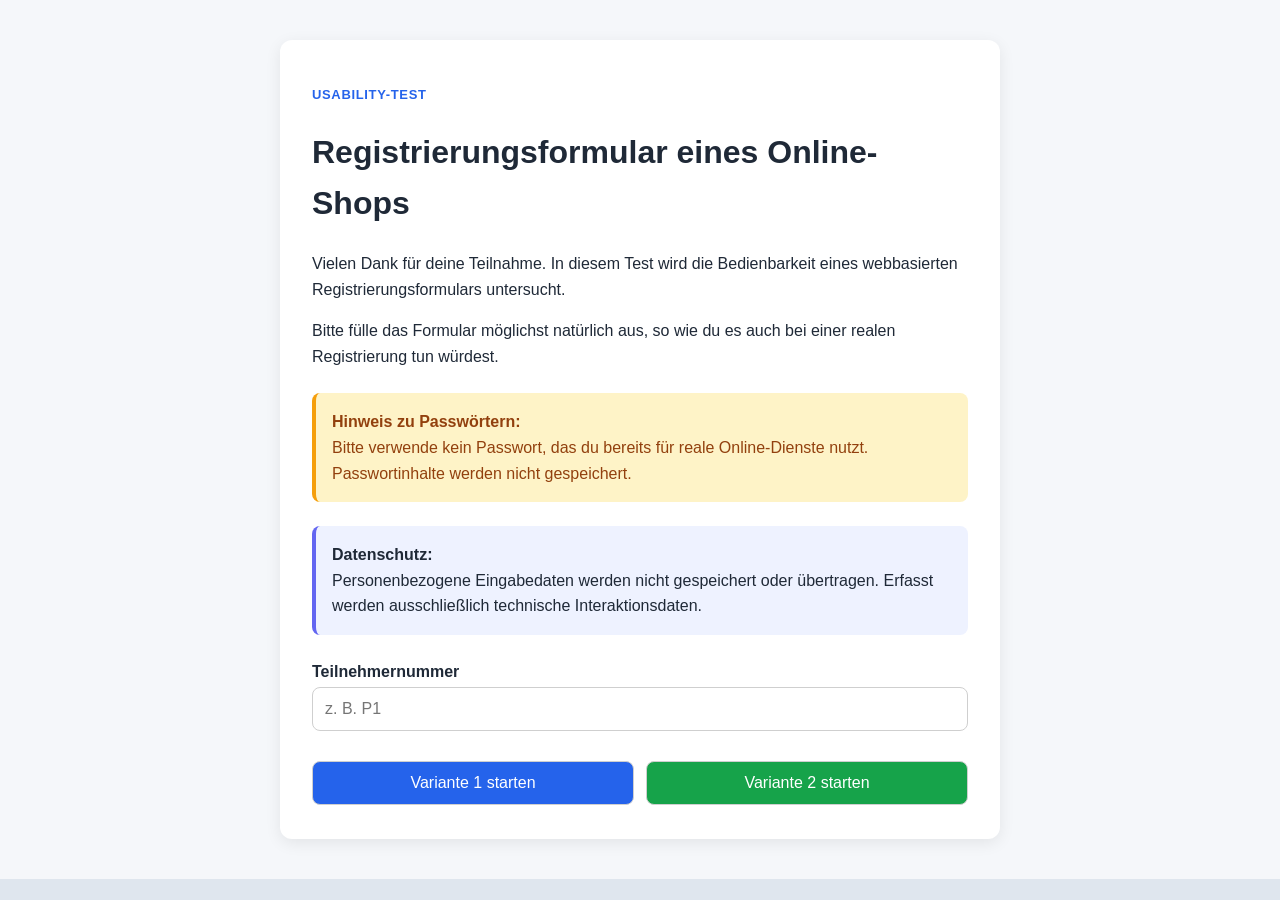
<file: index.html>
<!DOCTYPE html>
<html lang="de">
<head>
  <meta charset="UTF-8">
  <meta name="viewport" content="width=device-width, initial-scale=1.0">
  <title>Usability-Test – Registrierungsformular</title>
  <link rel="stylesheet" href="style.css">
</head>

<body class="start-page">

  <main class="container start-container">

    <p class="eyebrow">Usability-Test</p>

    <h1>Registrierungsformular eines Online-Shops</h1>

    <p>
      Vielen Dank für deine Teilnahme. In diesem Test wird die Bedienbarkeit
      eines webbasierten Registrierungsformulars untersucht.
    </p>

    <p>
      Bitte fülle das Formular möglichst natürlich aus, so wie du es auch bei
      einer realen Registrierung tun würdest.
    </p>

    <div class="notice">
      <strong>Hinweis zu Passwörtern:</strong><br>
      Bitte verwende kein Passwort, das du bereits für reale Online-Dienste nutzt.
      Passwortinhalte werden nicht gespeichert.
    </div>

    <div class="privacy">
      <strong>Datenschutz:</strong><br>
      Personenbezogene Eingabedaten werden nicht gespeichert oder übertragen.
      Erfasst werden ausschließlich technische Interaktionsdaten.
    </div>

    <label for="participantName">Teilnehmernummer</label>
    <input
      type="text"
      id="participantName"
      placeholder="z. B. P1"
      required
    >

    <div class="button-group">
      <button
        class="reference-btn"
        type="button"
        onclick="startTest('variante1')"
      >
        Variante 1 starten
      </button>

      <button
        class="model-btn"
        type="button"
        onclick="startTest('variante2')"
      >
        Variante 2 starten
      </button>
    </div>

  </main>

  <script src="tracker.js"></script>

</body>
</html>
</file>
<file: style.css>
/* =========================================================
   Grundlayout
========================================================= */

:root {
  --card: rgba(255, 255, 255, 0.84);
  --card-border: rgba(255, 255, 255, 0.65);
  --text: #1f2937;
  --muted: #6b7280;
  --line: #d1d5db;
  --primary: #2563eb;
  --success: #16a34a;
  --success-bg: #ecfdf5;
  --success-border: #22c55e;
  --error: #dc2626;
  --error-bg: #fef2f2;
  --error-border: #ef4444;
  --hint-text: #92400e;
  --hint-bg: #fef3c7;
  --hint-border: #f59e0b;
  --shadow: 0 16px 40px rgba(0, 0, 0, 0.16);
}

* {
  box-sizing: border-box;
}

html,
body {
  margin: 0;
  padding: 0;
  min-height: 100%;
  font-family: Arial, sans-serif;
  color: var(--text);
  background: #dfe6ee;
}

body {
  overflow-x: hidden;
}

/* =========================================================
   Startseite
========================================================= */

body.start-page {
  background: #f5f7fa;
  padding: 40px 20px;
  line-height: 1.6;
}

.container {
  max-width: 720px;
  margin: 0 auto;
  background: white;
  padding: 32px;
  border-radius: 12px;
  box-shadow: 0 4px 16px rgba(0, 0, 0, 0.08);
}

.notice {
  background: #fef3c7;
  border-left: 4px solid #f59e0b;
  padding: 16px;
  border-radius: 8px;
  margin: 24px 0;
  color: #92400e;
}

.privacy {
  background: #eef2ff;
  border-left: 4px solid #6366f1;
  padding: 16px;
  border-radius: 8px;
  margin: 24px 0;
}

.button-group {
  display: flex;
  gap: 12px;
  margin-top: 28px;
}

.button-group button {
  flex: 1;
}

.reference-btn,
.btn-primary {
  background: #2563eb;
  color: white;
}

.model-btn {
  background: #16a34a;
  color: white;
}

/* =========================================================
   Shop-Hintergrund
========================================================= */

.app-shell {
  position: relative;
  min-height: 100vh;
  overflow: visible;
  background: linear-gradient(180deg, #e9eef4 0%, #d9e1ea 100%);
}

.shop-bg {
  position: fixed;
  inset: 0;
  overflow: hidden;
  filter: blur(1.5px);
  transform: scale(1.02);
  z-index: 0;
}

.shop-topbar {
  background: #111827;
  color: #fff;
  display: flex;
  align-items: center;
  gap: 18px;
  padding: 14px 28px;
  font-size: 14px;
}

.brand {
  font-size: 22px;
  font-weight: bold;
  letter-spacing: 0.5px;
  white-space: nowrap;
}

.searchbar {
  flex: 1;
  display: flex;
  align-items: center;
  min-width: 220px;
}

.searchbar select,
.searchbar input,
.searchbar button {
  height: 38px;
  border: none;
  outline: none;
  font-size: 14px;
  margin-bottom: 0;
}

.searchbar select {
  padding: 0 10px;
  border-radius: 8px 0 0 8px;
  background: #e5e7eb;
}

.searchbar input {
  flex: 1;
  padding: 0 12px;
  min-width: 80px;
}

.searchbar button,
.product-btn {
  background: #f59e0b;
  color: #111827;
  font-weight: bold;
  cursor: pointer;
}

.searchbar button {
  padding: 0 14px;
  border-radius: 0 8px 8px 0;
}

.top-actions {
  display: flex;
  gap: 18px;
  white-space: nowrap;
  font-size: 13px;
}

.shop-nav {
  background: #1f2937;
  color: #e5e7eb;
  padding: 10px 28px;
  display: flex;
  flex-wrap: wrap;
  gap: 18px;
  font-size: 14px;
}

.shop-main {
  padding: 22px 28px 48px;
}

.hero-strip {
  display: grid;
  grid-template-columns: 2fr 1fr;
  gap: 18px;
  margin-bottom: 20px;
}

.hero-banner,
.hero-side,
.product-card {
  background: rgba(255, 255, 255, 0.76);
  border: 1px solid rgba(255, 255, 255, 0.45);
  border-radius: 16px;
  box-shadow: 0 8px 24px rgba(0, 0, 0, 0.06);
}

.hero-banner {
  padding: 24px;
  min-height: 150px;
}

.hero-banner h2 {
  margin: 0 0 10px;
  font-size: 30px;
}

.hero-banner p {
  margin: 0 0 16px;
  color: #4b5563;
  max-width: 420px;
  line-height: 1.5;
}

.hero-btn {
  display: inline-block;
  background: #2563eb;
  color: white;
  text-decoration: none;
  padding: 10px 14px;
  border-radius: 8px;
  font-size: 14px;
  font-weight: bold;
}

.hero-side {
  padding: 18px;
  display: flex;
  flex-direction: column;
  justify-content: center;
  gap: 12px;
}

.pill {
  display: inline-block;
  background: #eef2ff;
  color: #4338ca;
  border-radius: 999px;
  padding: 6px 10px;
  font-size: 12px;
  font-weight: bold;
  width: fit-content;
}

.shop-grid {
  display: grid;
  grid-template-columns: repeat(4, minmax(180px, 1fr));
  gap: 18px;
}

.product-card {
  padding: 14px;
  min-height: 220px;
  display: flex;
  flex-direction: column;
  gap: 10px;
}

.product-img {
  width: 100%;
  height: 110px;
  border-radius: 10px;
  background: linear-gradient(135deg, #dbeafe, #fef3c7);
}

.product-title {
  font-weight: bold;
  font-size: 14px;
  line-height: 1.35;
}

.product-rating {
  font-size: 13px;
  color: #92400e;
}

.product-price {
  font-size: 18px;
  font-weight: bold;
}

.product-btn {
  margin-top: auto;
  border: none;
  border-radius: 8px;
  padding: 10px 12px;
}

/* =========================================================
   Formular-Overlay
========================================================= */

.overlay {
  position: relative;
  z-index: 1;
  min-height: 100vh;
  display: flex;
  justify-content: center;
  align-items: flex-start;
  padding: 42px 18px;
  background: rgba(9, 16, 28, 0.26);
  backdrop-filter: blur(10px);
}

.form-card {
  width: min(620px, 92vw);
  background: var(--card);
  border: 1px solid var(--card-border);
  border-radius: 18px;
  box-shadow: var(--shadow);
  padding: 0 26px 26px;
  backdrop-filter: blur(12px);
}

.card-header {
  padding: 24px 0 12px;
}

.eyebrow {
  color: var(--primary);
  font-size: 13px;
  font-weight: bold;
  letter-spacing: 0.05em;
  text-transform: uppercase;
  margin-bottom: 8px;
}

.card-header h1 {
  margin: 0 0 10px;
  font-size: 30px;
  line-height: 1.2;
}

.card-header p {
  margin: 0;
  color: var(--muted);
  line-height: 1.55;
}

/* =========================================================
   Progressbar
========================================================= */

.sticky-progress {
  position: sticky;
  top: 0;
  z-index: 50;
  padding: 14px 0 16px;
  background: rgba(255, 255, 255, 0.96);
  backdrop-filter: blur(8px);
  box-shadow: 0 8px 18px rgba(0, 0, 0, 0.06);
}

.progress-meta {
  display: flex;
  justify-content: space-between;
  align-items: center;
  font-size: 13px;
  color: var(--muted);
  margin-bottom: 8px;
}

.progress-track {
  width: 100%;
  height: 10px;
  background: #e5e7eb;
  border-radius: 999px;
  overflow: visible;
}

.progress-bar {
  width: 0%;
  height: 100%;
  background: linear-gradient(90deg, #2563eb, #60a5fa);
  border-radius: 999px;
  transition: width 0.35s ease;
}

.variant-1 .progress-bar,
.variant-1 .password-strength-bar {
  transition: none;
}

/* =========================================================
   Formular allgemein
========================================================= */

form {
  display: block;
}

.form-section {
  margin-top: 20px;
  margin-bottom: 36px;
  padding-top: 4px;
}

.form-section h2 {
  margin: 0 0 8px;
  font-size: 20px;
}

.section-hint {
  margin: 0 0 14px;
  color: var(--hint-text);
  background: var(--hint-bg);
  border-left: 4px solid var(--hint-border);
  border-radius: 10px;
  padding: 10px 12px;
  font-size: 14px;
  line-height: 1.45;
}

label {
  display: block;
  margin: 0 0 2px;
  font-weight: bold;
}

input,
select,
textarea,
button {
  width: 100%;
  padding: 12px;
  margin-bottom: 2px;
  font-size: 16px;
  border: 1px solid #cfcfcf;
  border-radius: 8px;
  background: white;
}

.field {
  display: flex;
  flex-direction: column;
  gap: 2px;
  margin-bottom: 2px;
}

.field label {
  font-size: 14px;
  line-height: 1.35;
}

.field small {
  color: var(--muted);
  font-size: 12px;
  margin-bottom: 2px;
}

.field input,
.field select {
  border: 1px solid var(--line);
  background: rgba(255, 255, 255, 0.95);
  border-radius: 10px;
  padding: 12px 13px;
  font-size: 15px;
  outline: none;
}

.short-field input,
.short-field select {
  max-width: 105px;
}

.medium-field input,
.medium-field select {
  max-width: 220px;
}

.long-field input,
.long-field select {
  max-width: 100%;
}

.field input:focus,
.field select:focus {
  border-color: #60a5fa;
  box-shadow: 0 0 0 3px rgba(37, 99, 235, 0.12);
}

.field input.valid,
.field select.valid {
  border-color: var(--success-border);
  background: var(--success-bg);
}

.field input.invalid,
.field select.invalid {
  border-color: var(--error-border);
  background: var(--error-bg);
}

.field-message,
.username-status {
  min-height: 12px;
  font-size: 12px;
  color: var(--muted);
}

.field-message.error,
.username-status.taken {
  color: var(--error);
}

.username-status.available {
  color: var(--success);
}

/* =========================================================
   Grids
========================================================= */

.form-row {
  display: grid;
  gap: 4px 10px;
  margin-bottom: 4px;
}

.personal-row {
  grid-template-columns: 0.7fr 0.7fr 1.3fr 1.3fr;
}

.street-house-row {
  grid-template-columns: 2.4fr 0.8fr;
}

.postal-city-row {
  grid-template-columns: 0.8fr 2.4fr;
}

/* =========================================================
   Radio / Lieferadresse
========================================================= */

.radio-block {
  display: flex;
  flex-direction: column;
  gap: 4px;
  margin-bottom: 14px;
}

.radio-group {
  display: flex;
  gap: 18px;
  flex-wrap: wrap;
}

.radio-group label {
  display: inline-flex;
  align-items: center;
  gap: 8px;
  font-weight: normal;
  font-size: 15px;
  cursor: pointer;
}

.radio-group input {
  width: auto;
  margin: 0;
}

.delivery-section {
  display: none;
  margin-top: 10px;
  padding: 16px;
  border: 1px dashed #cbd5e1;
  border-radius: 12px;
  background: rgba(255, 255, 255, 0.5);
}

.delivery-section.visible {
  display: block;
}

/* =========================================================
   Passwort
========================================================= */

.password-box {
  max-width: 420px;
  border: 1px solid #e5e7eb;
  border-radius: 12px;
  padding: 12px;
  background: rgba(255, 255, 255, 0.55);
  margin-top: 4px;
}

.password-strength-row {
  display: flex;
  align-items: center;
  justify-content: space-between;
  gap: 10px;
  margin-bottom: 8px;
  font-size: 13px;
}

.password-strength-track {
  width: 100%;
  height: 8px;
  background: #e5e7eb;
  border-radius: 999px;
  overflow: hidden;
  margin-bottom: 10px;
}

.password-strength-bar {
  width: 0%;
  height: 100%;
  background: #ef4444;
  border-radius: 999px;
  transition: width 0.25s ease, background 0.25s ease;
}

.password-rules {
  list-style: none;
  margin: 0;
  padding: 0;
  display: grid;
  gap: 7px;
  font-size: 13px;
  color: #374151;
}

.password-rules li {
  display: flex;
  align-items: center;
  gap: 8px;
}

.rule-icon {
  width: 18px;
  display: inline-flex;
  justify-content: center;
  font-weight: bold;
  color: var(--error);
}

.password-rules li.fulfilled .rule-icon {
  color: var(--success);
}

/* =========================================================
   Buttons
========================================================= */

.form-actions {
  display: flex;
  gap: 12px;
  margin-top: 24px;
}

.form-actions button {
  flex: 1;
  border: none;
  border-radius: 12px;
  padding: 14px 16px;
  font-size: 15px;
  font-weight: bold;
  cursor: pointer;
}

.btn-secondary {
  background: #e5e7eb;
  color: #111827;
}

.helper-note {
  margin-top: 14px;
  font-size: 12px;
  color: var(--muted);
  line-height: 1.5;
}

/* =========================================================
   Responsive
========================================================= */

@media (max-width: 1100px) {
  .shop-grid {
    grid-template-columns: repeat(3, minmax(170px, 1fr));
  }
}

@media (max-width: 860px) {
  .hero-strip {
    grid-template-columns: 1fr;
  }

  .shop-grid {
    grid-template-columns: repeat(2, minmax(160px, 1fr));
  }

  .shop-topbar {
    flex-wrap: wrap;
  }

  .personal-row {
    grid-template-columns: 1fr 1fr;
  }
}

@media (max-width: 640px) {
  .overlay {
    padding: 18px 10px;
  }

  .form-card {
    width: min(560px, 96vw);
    padding: 0 18px 18px;
    border-radius: 16px;
  }

  .card-header h1 {
    font-size: 26px;
  }

  .personal-row,
  .street-house-row,
  .postal-city-row {
    grid-template-columns: 1fr;
  }

  .short-field input,
  .short-field select,
  .medium-field input,
  .medium-field select {
    max-width: 100%;
  }

  .form-actions,
  .button-group {
    flex-direction: column;
  }

  .shop-grid {
    grid-template-columns: 1fr;
  }

  .shop-main {
    padding: 16px 16px 40px;
  }

  .shop-topbar,
  .shop-nav {
    padding-left: 16px;
    padding-right: 16px;
  }

  .container {
    padding: 22px;
  }

  .password-visibility-hint {
    display: none;
  }

  .card-header h1, .hero-banner h2 {
    font-size: 24px;
    line-height: 1.2;
    word-break: break-word;
  }
}

.field-helper {
  font-size: 12px;
  color: #6b7280;
  margin-top: 2px;
  opacity: 1;
}

.support-hint {
  display: flex;
  align-items: center;
  min-height: 44px;
  color: #92400e;
  background: #fef3c7;
  border-left: 3px solid #f59e0b;
  border-radius: 10px;
  padding: 8px 10px;
  font-size: 12px;
  line-height: 1.35;
  margin: 0;
  overflow-wrap: break-word;
}

body.variant-1 .support-hint {
   display: block;
   opacity: 1;
   max-height: none;
}


small {
  color: var(--muted);
  font-size: 12px;
  margin-bottom: 2px;
}

.input-with-help {
  display: flex;
  align-items: center;
  gap: 8px;
}

.help-toggle {
  flex-shrink: 0;

  width: 22px;
  height: 22px;

  border: 1px solid #d1d5db;
  border-radius: 50%;

  background: white;
  color: #6b7280;

  font-size: 12px;
  cursor: pointer;
}

.form-section h2 {
  margin: 0 0 2px;
}

.form-section > small,
.form-section > .field-helper {
  display: block;
  color: var(--muted);
  font-size: 12px;
  line-height: 1.35;
  margin: 0 0 8px;
}

/*Passwort anzeigen*/

.password-input-wrap {
  position: relative;
  width: 100%;
  max-width: 220px;
}

.password-input-wrap input {
  padding-right: 42px;
  width: 100%;
}

.password-toggle {
  position: absolute;
  top: 50%;
  right: 10px;
  transform: translateY(-50%);

  width: 26px;
  height: 26px;
  padding: 0;
  margin: 0;

  border: none;
  background: transparent;
  cursor: pointer;
  font-size: 15px;
  line-height: 1;
}

.password-visibility-hint {
  position: absolute;
  left: calc(100% + 8px);
  top: 50%;
  transform: translateY(-50%);

  width: max-content;
  max-width: 220px;

  opacity: 0;
  pointer-events: none;

  color: var(--muted);
  font-size: 12px;
  line-height: 1.35;
  background: rgba(255, 255, 255, 0.92);
  border: 1px solid #e5e7eb;
  border-radius: 8px;
  padding: 6px 8px;

  transition: opacity 0.2s ease;
}

.password-toggle:hover + .password-visibility-hint {
  opacity: 1;
}

/* ==========================
   Unterstützte Felder
========================== */

.field-support-row {
  display: grid;
  grid-template-columns: minmax(220px, 1fr) minmax(220px, 1fr);
  gap: 18px;
  align-items: start;

  margin-bottom: 16px;
}

.field-support-row .support-hint {
  align-self: center;
}

/* ==========================
   Passwortbereich
========================== */

.password-layout {
  display: grid;

  grid-template-columns:
    minmax(240px, 1fr)
    minmax(280px, 1fr);

  gap: 22px;

  align-items: start;
}

.password-fields {
  display: grid;
  gap: 14px;
}

.password-layout .password-box {
  margin-top: 22px;

  max-width: none;
}

@media (max-width: 640px) {

  .field-support-row,
  .password-layout {
    grid-template-columns: 1fr;
  }

  .field-support-row .support-hint,
  .password-layout .password-box {
    margin-top: 0;
  }

  .street-house-row, .postal-city-row {
    grid-template-columns: 1fr;
  }

}

.address-row {
  width: 100%;
  max-width: 520px;
  column-gap: 14px;
  row-gap: 4px;
}

.street-house-row {
  grid-template-columns: minmax(0, 3fr) minmax(96px, 1fr);
}

.postal-city-row {
  grid-template-columns: minmax(96px, 1fr) minmax(0, 3fr);
}

.address-row .field input {
  width: 100%;
  max-width: 100%;
}
</file>
<file: var2_style.css>
/* =========================================================
   Variante 2 – Mikrointeraktive Erweiterungen
   ========================================================= */

/* ---------------------------------------------------------
   Fortschrittsanzeige: stärker sichtbar bei Fortschritt
--------------------------------------------------------- */

body.variant-2 .progress-bar {
  transition:
    width 0.35s ease,
    height 0.25s ease,
    background-color 0.25s ease,
    box-shadow 0.25s ease;
}

body.variant-2 .progress-bar.progress-focus-linked {
  height: 12px;
  box-shadow: 0 0 10px rgba(37, 99, 235, 0.35);
}

body.variant-2 .progress-bar.progress-complete {
  height: 12px;
  background: linear-gradient(90deg, #16a34a, #22c55e);
  box-shadow: 0 0 12px rgba(22, 163, 74, 0.4);
}

body.variant-2 .progress-bar.progress-pulse {
  animation: progressPulse 0.55s ease;
}

@keyframes progressPulse {
  0% {
    height: 10px;
    box-shadow: 0 0 0 rgba(37, 99, 235, 0);
  }

  45% {
    height: 16px;
    box-shadow: 0 0 14px rgba(37, 99, 235, 0.35);
  }

  100% {
    height: 10px;
    box-shadow: 0 0 0 rgba(37, 99, 235, 0);
  }
}

/* ---------------------------------------------------------
   Kontext-Hinweise: unterstützend, amberfarben
--------------------------------------------------------- */

body.variant-2 .section-hint {
  background: #fef3c7;
  color: #92400e;
  border-left-color: #f59e0b;
  transition:
    opacity 0.35s ease,
    transform 0.35s ease,
    box-shadow 0.35s ease;
}

/* Hinweis wird durch Logik aktiv gesetzt */
body.variant-2 .section-hint.hint-active {
  transform: translateY(2px);
  box-shadow: 0 6px 16px rgba(245, 158, 11, 0.16);
}

/* ---------------------------------------------------------
   Feld-Fokus: dezent, nicht dominant
--------------------------------------------------------- */

body.variant-2 .field.focus-active label {
  transform: translateY(4px);
}

body.variant-2 .field label {
  transition: transform 0.35s ease;
}

body.variant-2 .field.focus-active input,
body.variant-2 .field.focus-active select {
  border-color: #60a5fa;
  box-shadow: 0 0 0 3px rgba(37, 99, 235, 0.12);
}

/* ---------------------------------------------------------
   Valide Eingabe: dezentes Erfolgsfeedback
--------------------------------------------------------- */

body.variant-2 .field.valid-flash input,
body.variant-2 .field.valid-flash select {
  animation: validSoftPulse 0.45s ease;
}

@keyframes validSoftPulse {
  0% {
    box-shadow: 0 0 0 rgba(34, 197, 94, 0);
  }

  50% {
    box-shadow: 0 0 0 5px rgba(34, 197, 94, 0.12);
  }

  100% {
    box-shadow: 0 0 0 rgba(34, 197, 94, 0);
  }
}

/* ---------------------------------------------------------
   Fehler: zurückhaltender Shake
--------------------------------------------------------- */

body.variant-2 .field.error-shake input,
body.variant-2 .field.error-shake select {
  animation: errorSoftShake 0.35s ease;
}

@keyframes errorSoftShake {
  0% {
    transform: translateX(0);
  }

  25% {
    transform: translateX(-3px);
  }

  50% {
    transform: translateX(3px);
  }

  75% {
    transform: translateX(-2px);
  }

  100% {
    transform: translateX(0);
  }
}

/* ---------------------------------------------------------
   Passwortbereich: leichte Wahrnehmbarkeit
--------------------------------------------------------- */

body.variant-2 .password-box {
  transition:
    box-shadow 0.35s ease,
    border-color 0.35s ease;
}

body.variant-2 .password-box.password-active {
  border-color: #f59e0b;
  box-shadow: 0 6px 16px rgba(245, 158, 11, 0.14);
}

body.variant-2 .section-hint {
  opacity: 0;
  transform: translateY(-4px);
  max-height: 0;
  overflow: hidden;
  margin-bottom: 0;
  transition:
    opacity 0.35s ease,
    transform 0.35s ease,
    max-height 0.35s ease,
    margin-bottom 0.35s ease;
}

body.variant-2 .section-hint.hint-active {
  opacity: 1;
  transform: translateY(2px);
  max-height: 120px;
  margin-bottom: 14px;
}

body.variant-2 .field-helper {
  display: block;
  font-size: 12px;
  color: #6b7280;
  margin-top: 4px;
  min-height: 0;
  opacity: 0;
  transform: translateY(4px);
  max-height: 0;
  overflow: hidden;
  transition:
    opacity 0.25s ease,
    transform 0.25s ease,
    max-height 0.25s ease;
}

body.variant-2 .field-helper.helper-active {
  opacity: 1;
  transform: translateY(0);
  max-height: 40px;
}

/* Passwortregeln initial verborgen */

body.variant-2 .password-box .password-rules,
body.variant-2 .password-box .password-strength-row,
body.variant-2 .password-box .password-strength-track {
  opacity: 0;
  max-height: 0;
  overflow: hidden;
  transform: translateY(-4px);

  transition:
    opacity 0.3s ease,
    max-height 0.3s ease,
    transform 0.3s ease;
}

/* Aktiv beim Fokus */

body.variant-2 .password-box.password-active .password-rules,
body.variant-2 .password-box.password-active .password-strength-row,
body.variant-2 .password-box.password-active .password-strength-track {
  opacity: 1;
  max-height: 300px;
  transform: translateY(0);
}

.context-note {
  color: #6b7280;
  background: #f3f4f6;
  border-left: 4px solid #d1d5db;
  border-radius: 10px;
  padding: 10px 12px;
  font-size: 14px;
  line-height: 1.45;
  margin: 0 0 14px 0;
}

body.variant-2 .support-hint {
  opacity: 0;
  max-height: 0;
  overflow: hidden;
}

body.variant-2 .support-hint.hint-active {
  opacity: 1;
  max-height: 120px;
  transform: translateY(2px)
}

body.variant-2 .support-hint {
  opacity: 0;
  max-height: 0;
  overflow: hidden;

  transform: translateY(-4px);

  transition:
    opacity 0.28s ease,
    max-height 0.28s ease,
    transform 0.28s ease,
    margin 0.28s ease,
    padding 0.28s ease;

  margin-top: 0;
  margin-bottom: 0;

  padding-top: 0;
  padding-bottom: 0;

  border-left-width: 0;
}

/* Sichtbarer Zustand */

body.variant-2 .support-hint.hint-active {
  opacity: 1;

  max-height: 120px;

  transform: translateY(0);

  margin-top: 6px;
  margin-bottom: 10px;

  padding-top: 10px;
  padding-bottom: 10px;

  border-left-width: 4px;
}

body.variant-2 .password-rules li {
  transition:
    color 0.25s ease,
    transform 0.25s ease,
    text-shadow 0.25s ease;
}

/* kurzer Impuls beim Wechsel zu valid */

body.variant-2 .password-rules li.rule-activated {
  animation: passwordRuleGlow 0.5s ease;
}

@keyframes passwordRuleGlow {

  0% {
    transform: translateX(0);
    text-shadow: 0 0 0 rgba(34, 197, 94, 0);
  }

  50% {
    
    text-shadow: 0 0 10px rgb(23, 255, 108);
  }

  100% {
    transform: translateX(0);
    text-shadow: 0 0 0 rgba(34, 197, 94, 0);
  }
}

@media (max-width: 640px) {
  .container h1 {
     font-size: 24px;
     line-height: 1.08;
     overflow-wrap: break-word;
     word-break: break-word;
  }
  input,
  select,
  textarea,
  button {
    max-width: 100%;
  }

  input[type="date"] {
    appearance: none;
    -webkit-appearance: none;
    width: 100%;
    max-width: 100%;
    min-width: 0;
    height: 44px;
  }

  .field,
  .medium-field,
  .medium-field input,
  .medium-field select {
    min-width: 0;
    max-width: 100%;
  }
}
</file>
